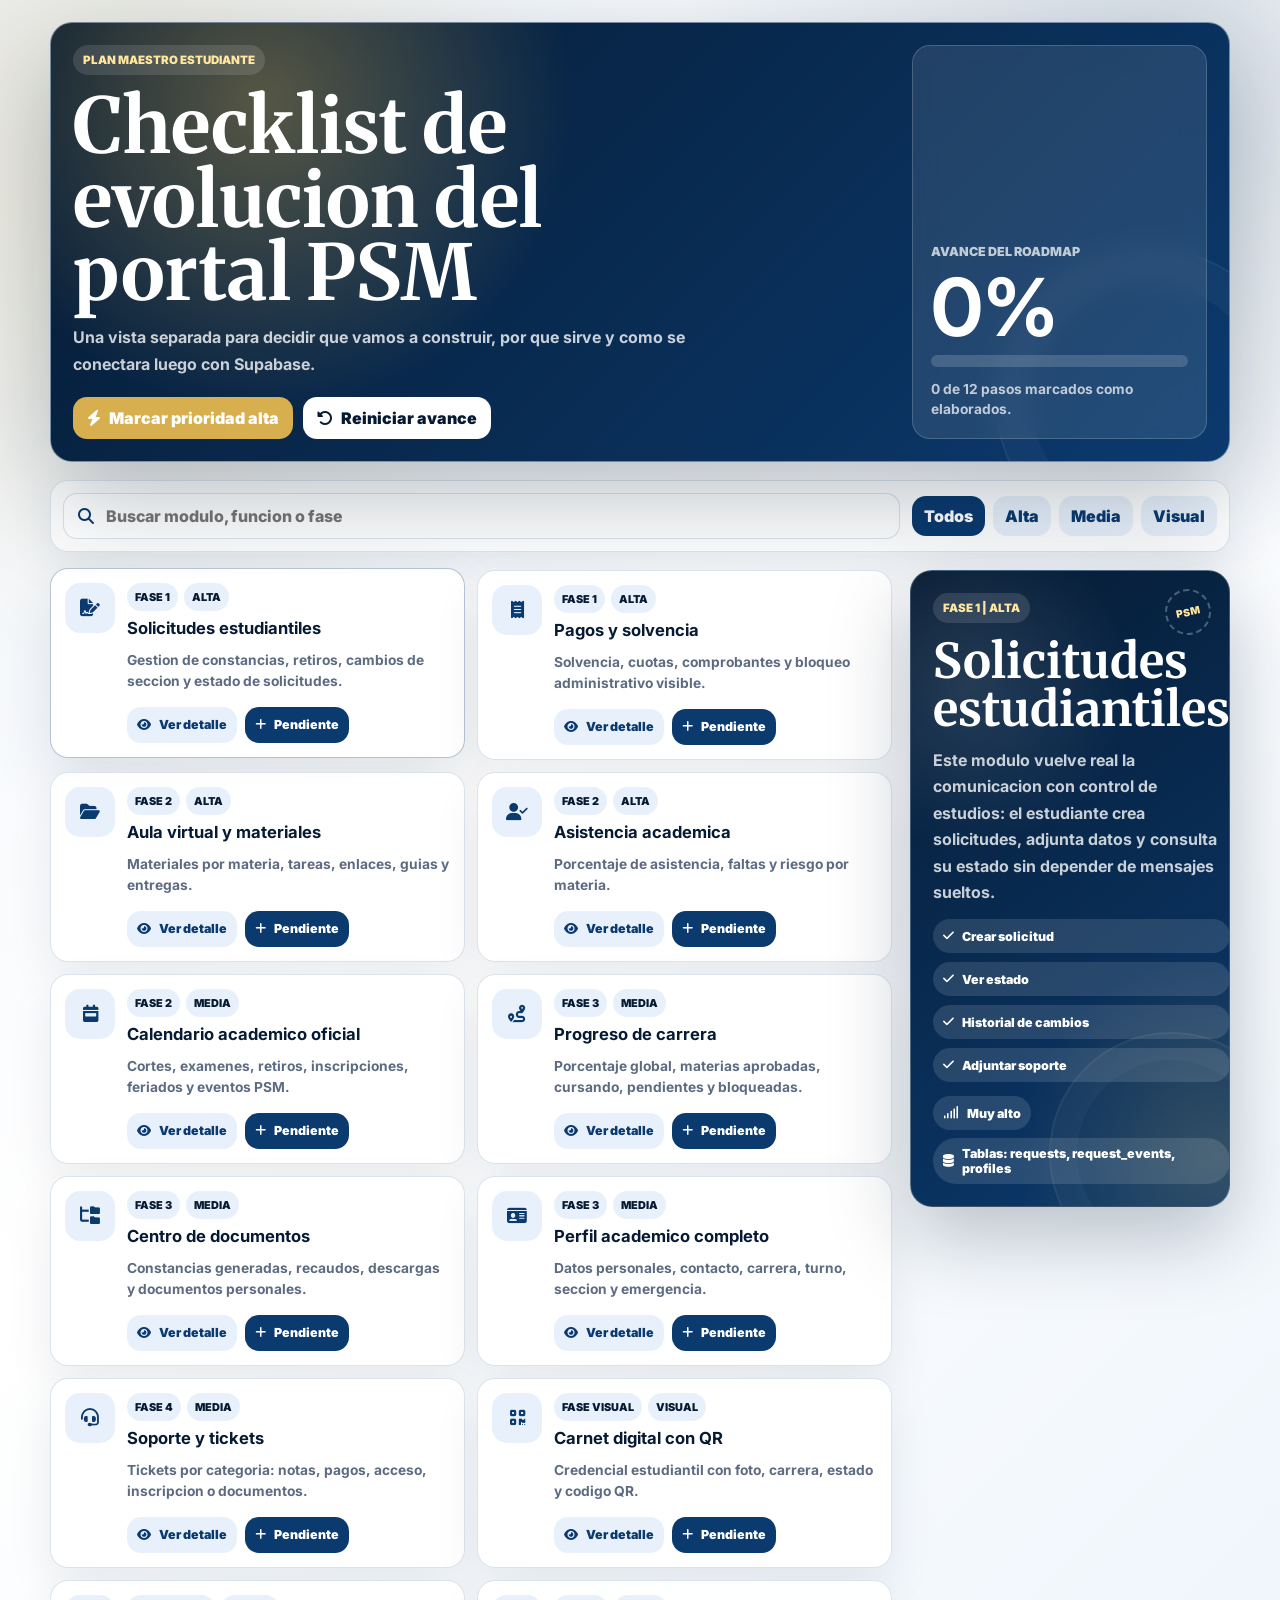
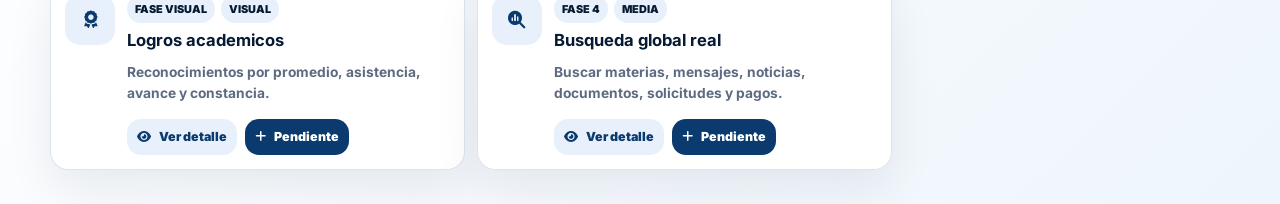
<file: checklist.html>
<!DOCTYPE html>
<html lang="es">
<head>
    <meta charset="UTF-8">
    <meta name="viewport" content="width=device-width, initial-scale=1.0">
    <meta name="description" content="Checklist visual de modulos propuestos para el portal academico estudiante PSM.">
    <title>Checklist Plataforma Estudiante | PSM</title>
    <link rel="icon" href="img/logo.png">
    <link rel="preconnect" href="https://fonts.googleapis.com">
    <link rel="preconnect" href="https://fonts.gstatic.com" crossorigin>
    <link href="https://fonts.googleapis.com/css2?family=Inter:wght@500;600;700;800;900&family=Merriweather:wght@700;900&display=swap" rel="stylesheet">
    <link rel="stylesheet" href="https://cdnjs.cloudflare.com/ajax/libs/font-awesome/6.5.2/css/all.min.css">
    <link rel="stylesheet" href="estilos/checklist.css">
    <script src="Js/checklist.js" defer></script>
</head>
<body>
    <main class="checklist-page">
        <section class="roadmap-hero" aria-labelledby="roadmap-title">
            <div class="hero-copy">
                <span class="hero-kicker">Plan maestro estudiante</span>
                <h1 id="roadmap-title">Checklist de evolucion del portal PSM</h1>
                <p>Una vista separada para decidir que vamos a construir, por que sirve y como se conectara luego con Supabase.</p>
                <div class="hero-actions" aria-label="Acciones del checklist">
                    <button id="mark-priority" type="button"><i class="fa-solid fa-bolt" aria-hidden="true"></i>Marcar prioridad alta</button>
                    <button id="reset-progress" type="button"><i class="fa-solid fa-rotate-left" aria-hidden="true"></i>Reiniciar avance</button>
                </div>
            </div>

            <aside class="progress-card" aria-label="Resumen de avance">
                <span>Avance del roadmap</span>
                <strong id="progress-percent">0%</strong>
                <div class="progress-track" aria-hidden="true"><span id="progress-bar"></span></div>
                <p id="progress-copy">Selecciona pasos completados para visualizar progreso.</p>
            </aside>
        </section>

        <section class="control-panel" aria-label="Controles de exploracion">
            <label class="search-control" for="module-search">
                <i class="fa-solid fa-magnifying-glass" aria-hidden="true"></i>
                <input id="module-search" type="search" placeholder="Buscar modulo, funcion o fase">
            </label>

            <div class="filter-tabs" role="tablist" aria-label="Filtros de prioridad">
                <button class="is-active" type="button" data-filter="all">Todos</button>
                <button type="button" data-filter="alta">Alta</button>
                <button type="button" data-filter="media">Media</button>
                <button type="button" data-filter="visual">Visual</button>
            </div>
        </section>

        <section class="roadmap-shell" aria-label="Checklist propuesto">
            <div id="module-grid" class="module-grid"></div>

            <aside class="detail-panel" aria-live="polite">
                <div class="detail-stamp">PSM</div>
                <span id="detail-phase" class="detail-phase">Fase inicial</span>
                <h2 id="detail-title">Selecciona un modulo</h2>
                <p id="detail-description">Aqui veras el objetivo, funcionalidades y razon de prioridad de cada paso.</p>
                <div id="detail-features" class="detail-features"></div>
                <div class="detail-footer">
                    <span id="detail-impact"><i class="fa-solid fa-signal" aria-hidden="true"></i>Impacto</span>
                    <span id="detail-supabase"><i class="fa-solid fa-database" aria-hidden="true"></i>Supabase ready</span>
                </div>
            </aside>
        </section>
    </main>
</body>
</html>
</file>
<file: estilos/checklist.css>
:root {
    --psm-blue: #0b3a6e;
    --psm-blue-dark: #061b33;
    --psm-blue-soft: #e8f1fb;
    --psm-gold: #d7af4f;
    --ink: #061b33;
    --muted: #5d6b82;
    --line: #d8e1ec;
    --surface: #ffffff;
    --surface-soft: #f6f9fd;
    --radius: 14px;
}

* {
    box-sizing: border-box;
}

body {
    margin: 0;
    min-height: 100vh;
    color: var(--ink);
    background:
        radial-gradient(circle at 8% 10%, rgba(215, 175, 79, 0.18), transparent 24%),
        radial-gradient(circle at 92% 4%, rgba(11, 58, 110, 0.16), transparent 24%),
        linear-gradient(135deg, #edf3fa, #ffffff 42%, #eef5fc);
    font-family: Inter, sans-serif;
}

button,
input {
    font: inherit;
}

button {
    cursor: pointer;
}

.checklist-page {
    display: grid;
    gap: 18px;
    width: min(1180px, calc(100% - 28px));
    margin: 0 auto;
    padding: 22px 0 34px;
}

.roadmap-hero {
    display: grid;
    grid-template-columns: minmax(0, 1fr) minmax(280px, 0.36fr);
    gap: 18px;
    min-height: 330px;
    padding: 22px;
    border: 1px solid rgba(255, 255, 255, 0.44);
    border-radius: 22px;
    color: #ffffff;
    background:
        radial-gradient(circle at 18% 18%, rgba(215, 175, 79, 0.38), transparent 30%),
        linear-gradient(135deg, var(--psm-blue-dark), var(--psm-blue));
    box-shadow: 0 34px 100px rgba(6, 27, 51, 0.28);
    overflow: hidden;
    position: relative;
}

.roadmap-hero::after {
    content: "";
    position: absolute;
    right: -70px;
    bottom: -90px;
    width: 300px;
    height: 300px;
    border: 2px solid rgba(255, 255, 255, 0.08);
    border-radius: 50%;
    box-shadow: inset 0 0 0 34px rgba(255, 255, 255, 0.03);
}

.hero-copy,
.progress-card {
    position: relative;
    z-index: 1;
}

.hero-copy {
    align-self: end;
    max-width: 720px;
}

.hero-kicker,
.detail-phase {
    display: inline-flex;
    width: fit-content;
    min-height: 30px;
    align-items: center;
    padding: 7px 10px;
    border-radius: 99px;
    font-size: 0.72rem;
    font-weight: 900;
    text-transform: uppercase;
}

.hero-kicker {
    color: #ffe7a0;
    background: rgba(255, 255, 255, 0.12);
}

.hero-copy h1 {
    max-width: 12ch;
    margin: 14px 0;
    font-family: Merriweather, Georgia, serif;
    font-size: clamp(2.4rem, 6vw, 5.2rem);
    line-height: 0.96;
}

.hero-copy p {
    max-width: 62ch;
    margin: 0;
    color: rgba(255, 255, 255, 0.78);
    font-weight: 700;
    line-height: 1.65;
}

.hero-actions {
    display: flex;
    flex-wrap: wrap;
    gap: 10px;
    margin-top: 20px;
}

.hero-actions button,
.filter-tabs button,
.module-card button {
    display: inline-flex;
    align-items: center;
    justify-content: center;
    gap: 8px;
    min-height: 42px;
    border: 0;
    border-radius: var(--radius);
    font-weight: 900;
}

.hero-actions button {
    padding: 10px 14px;
    color: var(--psm-blue-dark);
    background: #ffffff;
}

.hero-actions button:first-child {
    color: #ffffff;
    background: var(--psm-gold);
}

.progress-card {
    align-self: stretch;
    display: grid;
    align-content: end;
    gap: 12px;
    padding: 18px;
    border: 1px solid rgba(255, 255, 255, 0.18);
    border-radius: 18px;
    background: rgba(255, 255, 255, 0.1);
    backdrop-filter: blur(12px);
}

.progress-card span {
    color: rgba(255, 255, 255, 0.72);
    font-size: 0.78rem;
    font-weight: 900;
    text-transform: uppercase;
}

.progress-card strong {
    font-size: clamp(3rem, 7vw, 5rem);
    line-height: 0.9;
}

.progress-track {
    height: 12px;
    overflow: hidden;
    border-radius: 99px;
    background: rgba(255, 255, 255, 0.16);
}

.progress-track span {
    display: block;
    width: 0%;
    height: 100%;
    border-radius: inherit;
    background: linear-gradient(90deg, var(--psm-gold), #fff0b8);
    transition: width 240ms ease;
}

.progress-card p {
    margin: 0;
    color: rgba(255, 255, 255, 0.72);
    font-size: 0.86rem;
    font-weight: 700;
    line-height: 1.5;
}

.control-panel {
    display: grid;
    grid-template-columns: minmax(220px, 1fr) auto;
    gap: 12px;
    align-items: center;
    padding: 12px;
    border: 1px solid rgba(216, 225, 236, 0.86);
    border-radius: 18px;
    background: rgba(255, 255, 255, 0.8);
    box-shadow: 0 18px 46px rgba(11, 58, 110, 0.08);
}

.search-control {
    display: flex;
    align-items: center;
    gap: 10px;
    min-height: 46px;
    padding: 0 14px;
    border: 1px solid rgba(216, 225, 236, 0.95);
    border-radius: var(--radius);
    color: var(--psm-blue);
    background: #ffffff;
}

.search-control input {
    width: 100%;
    border: 0;
    outline: 0;
    color: var(--ink);
    background: transparent;
    font-weight: 800;
}

.filter-tabs {
    display: flex;
    flex-wrap: wrap;
    gap: 8px;
}

.filter-tabs button {
    min-height: 40px;
    padding: 9px 12px;
    color: var(--psm-blue);
    background: var(--psm-blue-soft);
}

.filter-tabs button.is-active {
    color: #ffffff;
    background: var(--psm-blue);
}

.roadmap-shell {
    display: grid;
    grid-template-columns: minmax(0, 1fr) minmax(320px, 0.38fr);
    gap: 18px;
    align-items: start;
}

.module-grid {
    display: grid;
    grid-template-columns: repeat(2, minmax(0, 1fr));
    gap: 12px;
}

.module-card {
    position: relative;
    display: grid;
    grid-template-columns: auto minmax(0, 1fr);
    gap: 12px;
    min-height: 190px;
    padding: 14px;
    border: 1px solid rgba(216, 225, 236, 0.92);
    border-radius: 18px;
    background: rgba(255, 255, 255, 0.94);
    box-shadow: 0 18px 46px rgba(12, 29, 54, 0.08);
    transition: transform 180ms ease, border-color 180ms ease, box-shadow 180ms ease;
}

.module-card:hover,
.module-card.is-selected {
    border-color: rgba(11, 58, 110, 0.3);
    box-shadow: 0 24px 58px rgba(12, 29, 54, 0.12);
    transform: translateY(-2px);
}

.module-card.is-done {
    background: linear-gradient(135deg, #ffffff, #f2fff7);
}

.module-icon {
    display: grid;
    place-items: center;
    width: 50px;
    height: 50px;
    border-radius: 15px;
    color: var(--psm-blue);
    background: var(--psm-blue-soft);
    font-size: 1.1rem;
}

.module-content {
    display: grid;
    gap: 8px;
    min-width: 0;
}

.module-meta {
    display: flex;
    flex-wrap: wrap;
    gap: 6px;
}

.module-meta span {
    display: inline-flex;
    min-height: 24px;
    align-items: center;
    padding: 5px 8px;
    border-radius: 99px;
    color: var(--psm-blue-dark);
    background: var(--psm-blue-soft);
    font-size: 0.68rem;
    font-weight: 900;
    text-transform: uppercase;
}

.module-content h3 {
    margin: 0;
    color: var(--psm-blue-dark);
    font-size: 1.04rem;
    line-height: 1.2;
}

.module-content p {
    margin: 0;
    color: var(--muted);
    font-size: 0.86rem;
    font-weight: 700;
    line-height: 1.5;
}

.module-actions {
    display: flex;
    flex-wrap: wrap;
    gap: 8px;
    align-self: end;
}

.module-card button {
    min-height: 36px;
    padding: 8px 10px;
    color: var(--psm-blue);
    background: var(--psm-blue-soft);
    font-size: 0.78rem;
}

.module-card button[data-action="toggle"] {
    color: #ffffff;
    background: var(--psm-blue);
}

.module-card.is-done button[data-action="toggle"] {
    background: #067647;
}

.detail-panel {
    position: sticky;
    top: 16px;
    display: grid;
    gap: 14px;
    min-height: 620px;
    padding: 22px;
    border: 1px solid rgba(255, 255, 255, 0.22);
    border-radius: 22px;
    color: #ffffff;
    background:
        radial-gradient(circle at 18% 18%, rgba(255, 255, 255, 0.12), transparent 28%),
        radial-gradient(circle at 96% 92%, rgba(215, 175, 79, 0.2), transparent 30%),
        linear-gradient(145deg, var(--psm-blue-dark), var(--psm-blue));
    box-shadow: 0 30px 80px rgba(6, 27, 51, 0.26);
    overflow: hidden;
}

.detail-panel::after {
    content: "";
    position: absolute;
    right: -64px;
    bottom: -70px;
    width: 240px;
    height: 240px;
    border: 2px solid rgba(255, 255, 255, 0.08);
    border-radius: 50%;
    box-shadow: inset 0 0 0 26px rgba(255, 255, 255, 0.03);
}

.detail-stamp {
    position: absolute;
    top: 18px;
    right: 18px;
    display: grid;
    place-items: center;
    width: 46px;
    height: 46px;
    border: 2px dashed rgba(255, 255, 255, 0.28);
    border-radius: 50%;
    color: #ffe7a0;
    font-size: 0.64rem;
    font-weight: 1000;
    transform: rotate(-12deg);
}

.detail-phase {
    color: #ffe7a0;
    background: rgba(255, 255, 255, 0.12);
}

.detail-panel h2 {
    max-width: 12ch;
    margin: 0;
    font-family: Merriweather, Georgia, serif;
    font-size: clamp(1.8rem, 4vw, 3rem);
    line-height: 1;
}

.detail-panel p {
    margin: 0;
    color: rgba(255, 255, 255, 0.78);
    font-weight: 700;
    line-height: 1.65;
}

.detail-features {
    display: grid;
    gap: 9px;
}

.detail-features span,
.detail-footer span {
    display: inline-flex;
    align-items: center;
    gap: 8px;
    min-height: 34px;
    padding: 8px 10px;
    border-radius: 99px;
    color: #ffffff;
    background: rgba(255, 255, 255, 0.12);
    font-size: 0.78rem;
    font-weight: 900;
}

.detail-footer {
    display: flex;
    flex-wrap: wrap;
    gap: 8px;
    margin-top: auto;
}

.empty-state {
    grid-column: 1 / -1;
    padding: 22px;
    border: 1px dashed rgba(11, 58, 110, 0.24);
    border-radius: 18px;
    color: var(--muted);
    background: rgba(255, 255, 255, 0.72);
    font-weight: 800;
    text-align: center;
}

@media (max-width: 940px) {
    .roadmap-hero,
    .roadmap-shell,
    .control-panel {
        grid-template-columns: 1fr;
    }

    .detail-panel {
        position: relative;
        top: auto;
        min-height: 420px;
    }
}

@media (max-width: 680px) {
    .module-grid {
        grid-template-columns: 1fr;
    }

    .roadmap-hero {
        padding: 18px;
    }

    .hero-copy h1 {
        max-width: 100%;
    }

    .filter-tabs,
    .hero-actions {
        display: grid;
        grid-template-columns: 1fr;
    }

    .filter-tabs button,
    .hero-actions button {
        width: 100%;
    }
}
</file>
